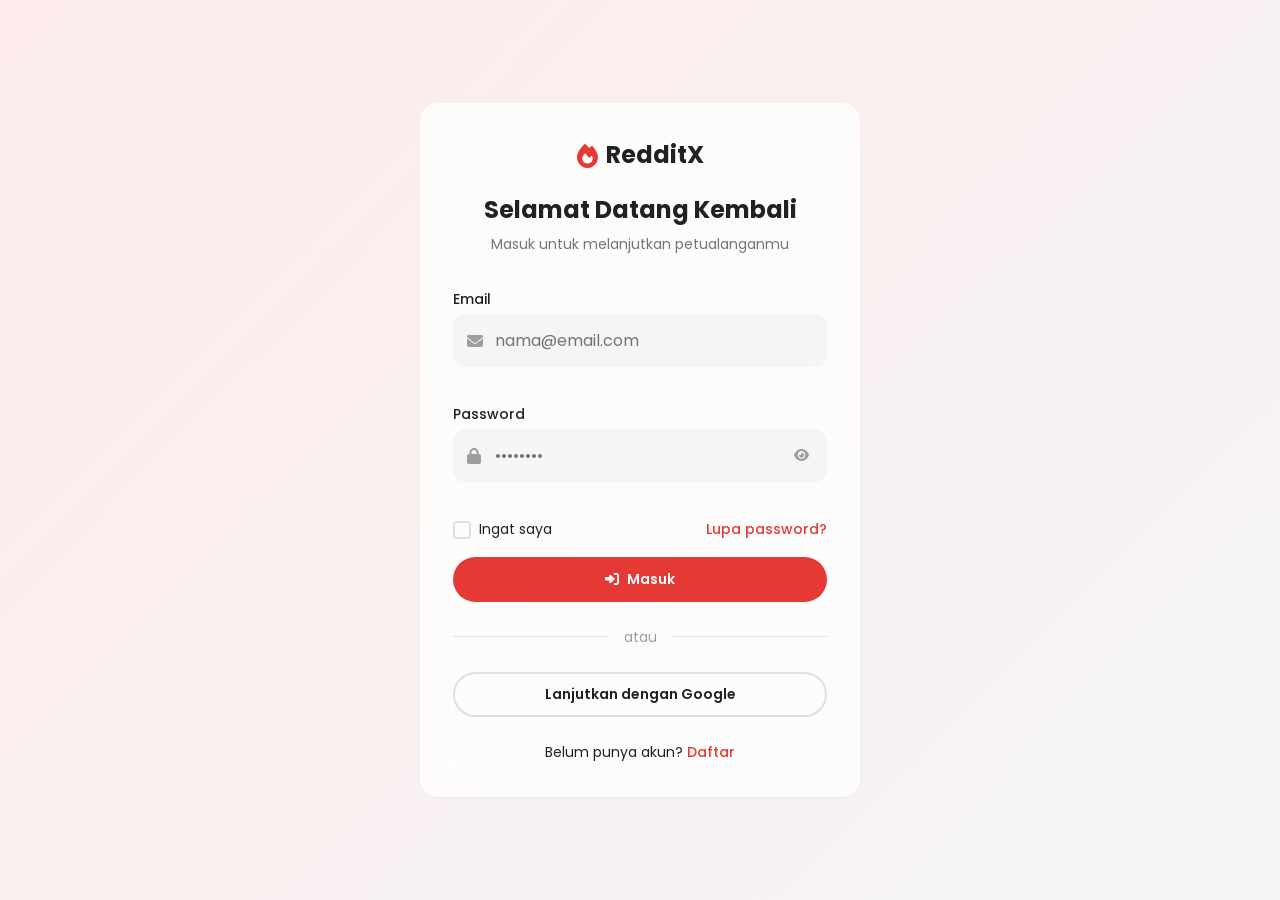
<file: project/login.html>
<!DOCTYPE html>
<html lang="id" data-theme="light">
<head>
    <meta charset="UTF-8">
    <meta name="viewport" content="width=device-width, initial-scale=1.0">
    <title>Masuk — RedditX</title>
    <link rel="preconnect" href="https://fonts.googleapis.com">
    <link href="https://fonts.googleapis.com/css2?family=Poppins:wght@400;500;600;700&display=swap" rel="stylesheet">
    <link rel="stylesheet" href="https://cdnjs.cloudflare.com/ajax/libs/font-awesome/6.4.0/css/all.min.css">
    <link rel="stylesheet" href="css/style.css">
    <link rel="stylesheet" href="css/components.css">
    <link rel="stylesheet" href="css/animation.css">
    <link rel="stylesheet" href="css/darkmode.css">
    <link rel="stylesheet" href="css/responsive.css">
</head>
<body class="auth-page">
    <div class="auth-container">
        <div class="auth-card card glass">
            <div class="auth-header">
                <a href="index.html" class="logo">
                    <i class="fas fa-fire text-primary"></i>
                    <span>RedditX</span>
                </a>
                <h1>Selamat Datang Kembali</h1>
                <p>Masuk untuk melanjutkan petualanganmu</p>
            </div>
            
            <form id="login-form" novalidate>
                <div class="form-group">
                    <label for="login-email">Email</label>
                    <div class="input-wrapper">
                        <i class="fas fa-envelope input-icon"></i>
                        <input type="email" id="login-email" placeholder="nama@email.com" required>
                    </div>
                    <span class="error-msg" id="email-error"></span>
                </div>
                
                <div class="form-group">
                    <label for="login-password">Password</label>
                    <div class="input-wrapper">
                        <i class="fas fa-lock input-icon"></i>
                        <input type="password" id="login-password" placeholder="••••••••" required>
                        <button type="button" class="toggle-password" aria-label="Tampilkan password">
                            <i class="fas fa-eye"></i>
                        </button>
                    </div>
                    <span class="error-msg" id="password-error"></span>
                </div>
                
                <div class="form-row">
                    <label class="checkbox-wrapper">
                        <input type="checkbox" id="remember-me">
                        <span class="checkmark"></span>
                        Ingat saya
                    </label>
                    <a href="#" class="link" id="forgot-link">Lupa password?</a>
                </div>
                
                <button type="submit" class="btn btn-primary btn-block ripple">
                    <i class="fas fa-sign-in-alt"></i> Masuk
                </button>
            </form>
            
            <div class="auth-divider"><span>atau</span></div>
            
            <button class="btn btn-outline btn-block ripple">
                <i class="fab fa-google"></i> Lanjutkan dengan Google
            </button>
            
            <p class="auth-footer">
                Belum punya akun? <a href="signup.html" class="link text-primary">Daftar</a>
            </p>
        </div>
    </div>
    
    <div id="toast-root" class="toast-container"></div>
    
    <script src="js/storage.js"></script>
    <script src="js/ui.js"></script>
    <script src="js/auth.js"></script>
    <script src="js/darkmode.js"></script>
    <script src="js/app.js"></script>
</body>
</html>
</file>
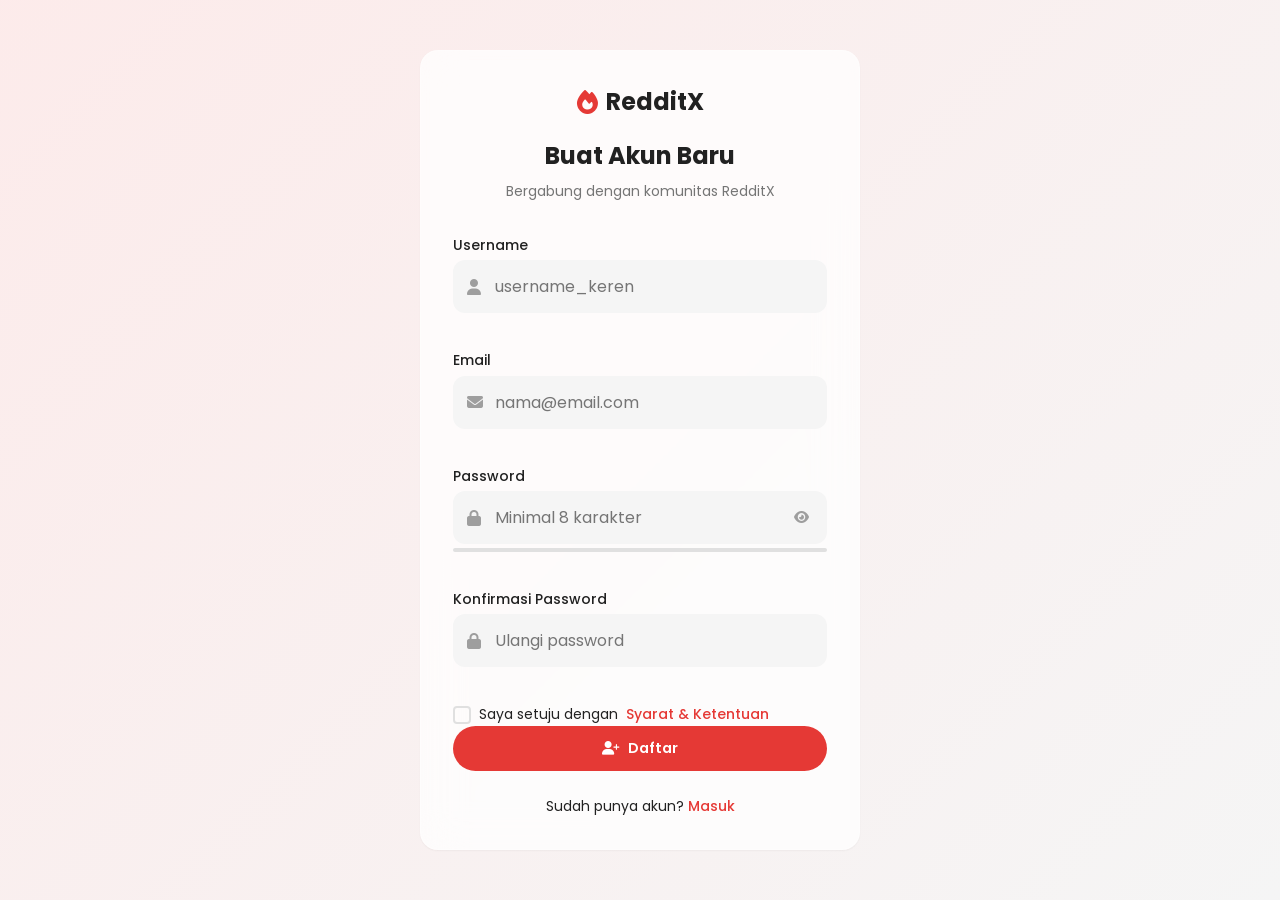
<file: project/signup.html>
<!DOCTYPE html>
<html lang="id" data-theme="light">
<head>
    <meta charset="UTF-8">
    <meta name="viewport" content="width=device-width, initial-scale=1.0">
    <title>Daftar — RedditX</title>
    <link rel="preconnect" href="https://fonts.googleapis.com">
    <link href="https://fonts.googleapis.com/css2?family=Poppins:wght@400;500;600;700&display=swap" rel="stylesheet">
    <link rel="stylesheet" href="https://cdnjs.cloudflare.com/ajax/libs/font-awesome/6.4.0/css/all.min.css">
    <link rel="stylesheet" href="css/style.css">
    <link rel="stylesheet" href="css/components.css">
    <link rel="stylesheet" href="css/animation.css">
    <link rel="stylesheet" href="css/darkmode.css">
    <link rel="stylesheet" href="css/responsive.css">
</head>
<body class="auth-page">
    <div class="auth-container">
        <div class="auth-card card glass">
            <div class="auth-header">
                <a href="index.html" class="logo">
                    <i class="fas fa-fire text-primary"></i>
                    <span>RedditX</span>
                </a>
                <h1>Buat Akun Baru</h1>
                <p>Bergabung dengan komunitas RedditX</p>
            </div>
            
            <form id="signup-form" novalidate>
                <div class="form-group">
                    <label for="signup-username">Username</label>
                    <div class="input-wrapper">
                        <i class="fas fa-user input-icon"></i>
                        <input type="text" id="signup-username" placeholder="username_keren" required minlength="3">
                    </div>
                    <span class="error-msg" id="username-error"></span>
                </div>
                
                <div class="form-group">
                    <label for="signup-email">Email</label>
                    <div class="input-wrapper">
                        <i class="fas fa-envelope input-icon"></i>
                        <input type="email" id="signup-email" placeholder="nama@email.com" required>
                    </div>
                    <span class="error-msg" id="email-error"></span>
                </div>
                
                <div class="form-group">
                    <label for="signup-password">Password</label>
                    <div class="input-wrapper">
                        <i class="fas fa-lock input-icon"></i>
                        <input type="password" id="signup-password" placeholder="Minimal 8 karakter" required minlength="8">
                        <button type="button" class="toggle-password" aria-label="Tampilkan password">
                            <i class="fas fa-eye"></i>
                        </button>
                    </div>
                    <div class="password-strength" id="password-strength">
                        <div class="strength-bar"></div>
                    </div>
                    <span class="error-msg" id="password-error"></span>
                </div>
                
                <div class="form-group">
                    <label for="signup-confirm">Konfirmasi Password</label>
                    <div class="input-wrapper">
                        <i class="fas fa-lock input-icon"></i>
                        <input type="password" id="signup-confirm" placeholder="Ulangi password" required>
                    </div>
                    <span class="error-msg" id="confirm-error"></span>
                </div>
                
                <label class="checkbox-wrapper">
                    <input type="checkbox" id="agree-terms" required>
                    <span class="checkmark"></span>
                    Saya setuju dengan <a href="#" class="link text-primary">Syarat & Ketentuan</a>
                </label>
                
                <button type="submit" class="btn btn-primary btn-block ripple">
                    <i class="fas fa-user-plus"></i> Daftar
                </button>
            </form>
            
            <p class="auth-footer">
                Sudah punya akun? <a href="login.html" class="link text-primary">Masuk</a>
            </p>
        </div>
    </div>
    
    <div id="toast-root" class="toast-container"></div>
    
    <script src="js/storage.js"></script>
    <script src="js/ui.js"></script>
    <script src="js/auth.js"></script>
    <script src="js/darkmode.js"></script>
    <script src="js/app.js"></script>
</body>
</html>
</file>
<file: project/css/style.css>
/* ============================================
   RedditX — Core Styles
   ============================================ */

/* === CSS Variables (Design Tokens) === */
:root {
    /* Warna Utama */
    --color-primary: #E53935;
    --color-primary-hover: #C62828;
    --color-primary-light: rgba(229, 57, 53, 0.1);
    --color-primary-dark: #B71C1C;
    
    /* Warna Netral */
    --color-white: #FFFFFF;
    --color-bg: #F5F5F5;
    --color-surface: #FFFFFF;
    --color-border: #E0E0E0;
    --color-text: #212121;
    --color-text-secondary: #757575;
    --color-text-muted: #9E9E9E;
    
    /* Warna Status */
    --color-success: #43A047;
    --color-warning: #FB8C00;
    --color-danger: #E53935;
    --color-info: #1E88E5;
    
    /* Tipografi */
    --font-primary: 'Poppins', -apple-system, BlinkMacSystemFont, sans-serif;
    --font-secondary: 'Inter', -apple-system, BlinkMacSystemFont, sans-serif;
    
    --fs-xs: 0.75rem;    /* 12px */
    --fs-sm: 0.875rem;   /* 14px */
    --fs-base: 1rem;     /* 16px */
    --fs-md: 1.125rem;   /* 18px */
    --fs-lg: 1.5rem;     /* 24px */
    --fs-xl: 2rem;       /* 32px */
    --fs-2xl: 2.5rem;    /* 40px */
    
    /* Spacing */
    --space-xs: 0.25rem;
    --space-sm: 0.5rem;
    --space-md: 1rem;
    --space-lg: 1.5rem;
    --space-xl: 2rem;
    --space-2xl: 3rem;
    
    /* Border Radius */
    --radius-sm: 8px;
    --radius-md: 12px;
    --radius-lg: 18px;
    --radius-full: 9999px;
    
    /* Shadow */
    --shadow-sm: 0 1px 2px rgba(0, 0, 0, 0.04);
    --shadow-md: 0 4px 12px rgba(0, 0, 0, 0.06);
    --shadow-lg: 0 8px 24px rgba(0, 0, 0, 0.08);
    --shadow-xl: 0 16px 48px rgba(0, 0, 0, 0.12);
    
    /* Layout */
    --header-height: 64px;
    --sidebar-width: 260px;
    --sidebar-right-width: 320px;
    --max-width: 1400px;
    
    /* Transisi */
    --transition-fast: 150ms ease;
    --transition-base: 250ms ease;
    --transition-slow: 400ms ease;
    
    /* Z-index */
    --z-dropdown: 100;
    --z-sticky: 200;
    --z-modal: 1000;
    --z-toast: 1100;
}

/* === Reset & Base === */
*, *::before, *::after {
    box-sizing: border-box;
    margin: 0;
    padding: 0;
}

html {
    scroll-behavior: smooth;
    -webkit-text-size-adjust: 100%;
}

body {
    font-family: var(--font-primary);
    font-size: var(--fs-base);
    line-height: 1.6;
    color: var(--color-text);
    background: var(--color-bg);
    min-height: 100vh;
    -webkit-font-smoothing: antialiased;
    -moz-osx-font-smoothing: grayscale;
}

img, video {
    max-width: 100%;
    display: block;
}

button {
    font-family: inherit;
    cursor: pointer;
    border: none;
    background: none;
    color: inherit;
}

input, textarea, select {
    font-family: inherit;
    font-size: inherit;
}

a {
    color: inherit;
    text-decoration: none;
}

ul, ol {
    list-style: none;
}

/* === Utility Classes === */
.text-primary { color: var(--color-primary); }
.text-secondary { color: var(--color-text-secondary); }
.text-muted { color: var(--color-text-muted); }
.text-success { color: var(--color-success); }
.text-danger { color: var(--color-danger); }

.hidden { display: none !important; }
.visually-hidden {
    position: absolute;
    width: 1px;
    height: 1px;
    overflow: hidden;
    clip: rect(0, 0, 0, 0);
}

/* === Layout === */
#app {
    min-height: 100vh;
    display: flex;
    flex-direction: column;
}

.layout {
    display: grid;
    grid-template-columns: var(--sidebar-width) 1fr var(--sidebar-right-width);
    gap: var(--space-lg);
    max-width: var(--max-width);
    margin: calc(var(--header-height) + var(--space-lg)) auto 0;
    padding: 0 var(--space-lg);
    width: 100%;
}

.main-content {
    min-width: 0;
    padding-bottom: var(--space-2xl);
}

/* === Header === */
.header {
    position: fixed;
    top: 0;
    left: 0;
    right: 0;
    height: var(--header-height);
    background: var(--color-surface);
    border-bottom: 1px solid var(--color-border);
    z-index: var(--z-sticky);
    display: flex;
    align-items: center;
    padding: 0 var(--space-lg);
    gap: var(--space-lg);
}

.header.glass {
    backdrop-filter: blur(20px);
    -webkit-backdrop-filter: blur(20px);
    background: rgba(255, 255, 255, 0.85);
}

.logo {
    display: flex;
    align-items: center;
    gap: var(--space-sm);
    font-weight: 700;
    font-size: var(--fs-md);
    color: var(--color-text);
}

.logo i {
    font-size: var(--fs-lg);
}

.header-search {
    flex: 1;
    max-width: 500px;
    position: relative;
}

.header-search input {
    width: 100%;
    height: 40px;
    padding: 0 var(--space-md) 0 40px;
    background: var(--color-bg);
    border: 1px solid transparent;
    border-radius: var(--radius-full);
    transition: all var(--transition-base);
}

.header-search input:focus {
    outline: none;
    border-color: var(--color-primary);
    background: var(--color-surface);
}

.header-search i {
    position: absolute;
    left: 14px;
    top: 50%;
    transform: translateY(-50%);
    color: var(--color-text-muted);
}

.header-actions {
    display: flex;
    align-items: center;
    gap: var(--space-sm);
}

.icon-btn {
    width: 40px;
    height: 40px;
    border-radius: var(--radius-full);
    display: flex;
    align-items: center;
    justify-content: center;
    color: var(--color-text);
    transition: all var(--transition-base);
    position: relative;
}

.icon-btn:hover {
    background: var(--color-bg);
    color: var(--color-primary);
}

.icon-btn .badge {
    position: absolute;
    top: 4px;
    right: 4px;
    min-width: 18px;
    height: 18px;
    padding: 0 4px;
    background: var(--color-primary);
    color: white;
    font-size: 10px;
    font-weight: 600;
    border-radius: var(--radius-full);
    display: flex;
    align-items: center;
    justify-content: center;
}

.header-avatar {
    width: 36px;
    height: 36px;
    border-radius: var(--radius-full);
    object-fit: cover;
    cursor: pointer;
    border: 2px solid transparent;
    transition: border-color var(--transition-base);
}

.header-avatar:hover {
    border-color: var(--color-primary);
}

/* === Sidebar === */
.sidebar {
    position: sticky;
    top: calc(var(--header-height) + var(--space-lg));
    height: fit-content;
    max-height: calc(100vh - var(--header-height) - var(--space-xl));
    overflow-y: auto;
}

.sidebar-left {
    padding: var(--space-md);
}

.sidebar-nav {
    display: flex;
    flex-direction: column;
    gap: var(--space-xs);
}

.sidebar-item {
    display: flex;
    align-items: center;
    gap: var(--space-md);
    padding: var(--space-sm) var(--space-md);
    border-radius: var(--radius-md);
    color: var(--color-text);
    font-weight: 500;
    transition: all var(--transition-base);
    cursor: pointer;
}

.sidebar-item:hover {
    background: var(--color-bg);
    color: var(--color-primary);
}

.sidebar-item.active {
    background: var(--color-primary-light);
    color: var(--color-primary);
    font-weight: 600;
}

.sidebar-item i {
    width: 24px;
    font-size: var(--fs-md);
}

.sidebar-divider {
    height: 1px;
    background: var(--color-border);
    margin: var(--space-md) 0;
}

/* === Sidebar Kanan (Widget) === */
.sidebar-right {
    display: flex;
    flex-direction: column;
    gap: var(--space-md);
}

.widget {
    background: var(--color-surface);
    border-radius: var(--radius-lg);
    padding: var(--space-md);
    box-shadow: var(--shadow-sm);
}

.widget-title {
    font-size: var(--fs-md);
    font-weight: 600;
    margin-bottom: var(--space-md);
    display: flex;
    align-items: center;
    justify-content: space-between;
}

.trending-item {
    padding: var(--space-sm) 0;
    cursor: pointer;
    transition: color var(--transition-base);
}

.trending-item:hover {
    color: var(--color-primary);
}

.trending-item .category {
    font-size: var(--fs-xs);
    color: var(--color-text-muted);
}

.trending-item .title {
    font-weight: 600;
    margin: 2px 0;
}

.trending-item .count {
    font-size: var(--fs-xs);
    color: var(--color-text-secondary);
}

.user-suggest {
    display: flex;
    align-items: center;
    gap: var(--space-sm);
    padding: var(--space-sm) 0;
}

.user-suggest img {
    width: 40px;
    height: 40px;
    border-radius: var(--radius-full);
    object-fit: cover;
}

.user-suggest-info {
    flex: 1;
    min-width: 0;
}

.user-suggest-info .name {
    font-weight: 600;
    font-size: var(--fs-sm);
    white-space: nowrap;
    overflow: hidden;
    text-overflow: ellipsis;
}

.user-suggest-info .handle {
    font-size: var(--fs-xs);
    color: var(--color-text-muted);
}

.btn-follow {
    padding: 6px 14px;
    background: var(--color-text);
    color: var(--color-white);
    border-radius: var(--radius-full);
    font-size: var(--fs-xs);
    font-weight: 600;
    transition: all var(--transition-base);
}

.btn-follow:hover {
    background: var(--color-primary);
}

.btn-follow.following {
    background: transparent;
    color: var(--color-text);
    border: 1px solid var(--color-border);
}

/* === Card === */
.card {
    background: var(--color-surface);
    border-radius: var(--radius-lg);
    box-shadow: var(--shadow-sm);
    padding: var(--space-md);
    transition: box-shadow var(--transition-base);
}

.card:hover {
    box-shadow: var(--shadow-md);
}

/* === Glass === */
.glass {
    backdrop-filter: blur(20px);
    -webkit-backdrop-filter: blur(20px);
    background: rgba(255, 255, 255, 0.75);
    border: 1px solid rgba(255, 255, 255, 0.3);
}

/* === Buttons === */
.btn {
    display: inline-flex;
    align-items: center;
    justify-content: center;
    gap: var(--space-sm);
    padding: 10px 20px;
    border-radius: var(--radius-full);
    font-weight: 600;
    font-size: var(--fs-sm);
    transition: all var(--transition-base);
    position: relative;
    overflow: hidden;
    cursor: pointer;
    border: 2px solid transparent;
}

.btn-primary {
    background: var(--color-primary);
    color: var(--color-white);
}

.btn-primary:hover {
    background: var(--color-primary-hover);
    transform: translateY(-1px);
    box-shadow: var(--shadow-md);
}

.btn-outline {
    background: transparent;
    color: var(--color-text);
    border-color: var(--color-border);
}

.btn-outline:hover {
    border-color: var(--color-primary);
    color: var(--color-primary);
}

.btn-ghost {
    background: transparent;
    color: var(--color-text-secondary);
}

.btn-ghost:hover {
    background: var(--color-bg);
    color: var(--color-primary);
}

.btn-lg {
    padding: 14px 28px;
    font-size: var(--fs-base);
}

.btn-block {
    width: 100%;
}

.btn-icon {
    width: 36px;
    height: 36px;
    border-radius: var(--radius-full);
    display: inline-flex;
    align-items: center;
    justify-content: center;
    transition: all var(--transition-base);
}

.btn-icon:hover {
    background: var(--color-bg);
    color: var(--color-primary);
}

/* === Hero Section === */
.hero {
    text-align: center;
    padding: var(--space-2xl) var(--space-md);
    margin-bottom: var(--space-lg);
    background: linear-gradient(135deg, var(--color-primary-light) 0%, transparent 100%);
    border-radius: var(--radius-lg);
}

.hero-title {
    font-size: var(--fs-2xl);
    font-weight: 700;
    margin-bottom: var(--space-md);
    line-height: 1.2;
}

.hero-subtitle {
    font-size: var(--fs-md);
    color: var(--color-text-secondary);
    margin-bottom: var(--space-xl);
    max-width: 600px;
    margin-left: auto;
    margin-right: auto;
}

.hero-actions {
    display: flex;
    gap: var(--space-md);
    justify-content: center;
    flex-wrap: wrap;
}

/* === Feed Tabs === */
.feed-tabs {
    display: flex;
    gap: var(--space-xs);
    background: var(--color-surface);
    padding: var(--space-sm);
    border-radius: var(--radius-lg);
    margin-bottom: var(--space-md);
    box-shadow: var(--shadow-sm);
    overflow-x: auto;
}

.tab-btn {
    flex: 1;
    padding: 10px 16px;
    border-radius: var(--radius-md);
    font-weight: 500;
    color: var(--color-text-secondary);
    transition: all var(--transition-base);
    white-space: nowrap;
    display: flex;
    align-items: center;
    justify-content: center;
    gap: var(--space-sm);
}

.tab-btn:hover {
    background: var(--color-bg);
    color: var(--color-text);
}

.tab-btn.active {
    background: var(--color-primary);
    color: var(--color-white);
}

/* === Post Card === */
.post-card {
    background: var(--color-surface);
    border-radius: var(--radius-lg);
    padding: var(--space-md);
    margin-bottom: var(--space-md);
    box-shadow: var(--shadow-sm);
    transition: all var(--transition-base);
}

.post-card:hover {
    box-shadow: var(--shadow-md);
}

.post-header {
    display: flex;
    align-items: center;
    gap: var(--space-sm);
    margin-bottom: var(--space-md);
}

.post-avatar {
    width: 40px;
    height: 40px;
    border-radius: var(--radius-full);
    object-fit: cover;
}

.post-author {
    flex: 1;
}

.post-author-name {
    font-weight: 600;
    font-size: var(--fs-sm);
    display: flex;
    align-items: center;
    gap: 4px;
}

.post-author-name .premium-icon {
    color: #FFB300;
    font-size: var(--fs-xs);
}

.post-meta {
    font-size: var(--fs-xs);
    color: var(--color-text-muted);
}

.post-menu {
    color: var(--color-text-muted);
}

.post-content {
    margin-bottom: var(--space-md);
    font-size: var(--fs-base);
    line-height: 1.6;
    word-wrap: break-word;
}

.post-content .hashtag {
    color: var(--color-primary);
    font-weight: 500;
    cursor: pointer;
}

.post-content .mention {
    color: var(--color-info);
    font-weight: 500;
    cursor: pointer;
}

.post-media {
    margin-bottom: var(--space-md);
    border-radius: var(--radius-md);
    overflow: hidden;
    background: var(--color-bg);
}

.post-media img {
    width: 100%;
    height: auto;
    display: block;
    cursor: zoom-in;
}

.post-media video {
    width: 100%;
    max-height: 600px;
    display: block;
    background: #000;
}

.post-media.multi-images {
    display: grid;
    grid-template-columns: repeat(2, 1fr);
    gap: 4px;
}

.post-media.multi-images img {
    aspect-ratio: 1;
    object-fit: cover;
}

.post-poll {
    margin-bottom: var(--space-md);
}

.poll-option {
    padding: 10px 14px;
    background: var(--color-bg);
    border-radius: var(--radius-md);
    margin-bottom: var(--space-sm);
    cursor: pointer;
    position: relative;
    overflow: hidden;
    transition: all var(--transition-base);
}

.poll-option:hover {
    background: var(--color-primary-light);
}

.poll-option.voted {
    background: var(--color-primary-light);
}

.poll-option .poll-bar {
    position: absolute;
    top: 0;
    left: 0;
    height: 100%;
    background: var(--color-primary-light);
    transition: width var(--transition-slow);
    z-index: 0;
}

.poll-option .poll-text {
    position: relative;
    z-index: 1;
    display: flex;
    justify-content: space-between;
    font-weight: 500;
}

/* === Post Actions === */
.post-actions {
    display: flex;
    align-items: center;
    gap: var(--space-xs);
    padding-top: var(--space-sm);
    border-top: 1px solid var(--color-border);
}

.vote-group {
    display: flex;
    align-items: center;
    background: var(--color-bg);
    border-radius: var(--radius-full);
    padding: 2px;
}

.vote-btn {
    width: 32px;
    height: 32px;
    border-radius: var(--radius-full);
    display: flex;
    align-items: center;
    justify-content: center;
    color: var(--color-text-secondary);
    transition: all var(--transition-base);
}

.vote-btn:hover {
    color: var(--color-primary);
}

.vote-btn.upvoted {
    color: var(--color-primary);
    background: var(--color-primary-light);
}

.vote-btn.downvoted {
    color: var(--color-info);
    background: rgba(30, 136, 229, 0.1);
}

.vote-count {
    font-weight: 600;
    font-size: var(--fs-sm);
    padding: 0 var(--space-sm);
    min-width: 30px;
    text-align: center;
}

.action-btn {
    display: flex;
    align-items: center;
    gap: 6px;
    padding: 6px 12px;
    border-radius: var(--radius-full);
    color: var(--color-text-secondary);
    font-size: var(--fs-sm);
    font-weight: 500;
    transition: all var(--transition-base);
}

.action-btn:hover {
    background: var(--color-bg);
    color: var(--color-primary);
}

.action-btn.active {
    color: var(--color-primary);
}

/* === Composer === */
.composer {
    margin-bottom: var(--space-md);
}

.composer-inner {
    display: flex;
    gap: var(--space-md);
}

.composer-avatar {
    width: 40px;
    height: 40px;
    border-radius: var(--radius-full);
    object-fit: cover;
    flex-shrink: 0;
}

.composer-input {
    flex: 1;
}

.composer-textarea {
    width: 100%;
    min-height: 80px;
    padding: var(--space-sm);
    border: none;
    background: transparent;
    resize: none;
    font-family: inherit;
    font-size: var(--fs-base);
    line-height: 1.5;
}

.composer-textarea:focus {
    outline: none;
}

.composer-preview {
    margin-top: var(--space-md);
    display: grid;
    gap: var(--space-sm);
}

.composer-preview img,
.composer-preview video {
    width: 100%;
    max-height: 400px;
    border-radius: var(--radius-md);
    object-fit: cover;
}

.composer-footer {
    display: flex;
    align-items: center;
    justify-content: space-between;
    padding-top: var(--space-md);
    border-top: 1px solid var(--color-border);
    margin-top: var(--space-md);
}

.composer-tools {
    display: flex;
    gap: var(--space-xs);
}

.tool-btn {
    width: 36px;
    height: 36px;
    border-radius: var(--radius-full);
    display: flex;
    align-items: center;
    justify-content: center;
    color: var(--color-primary);
    transition: all var(--transition-base);
}

.tool-btn:hover {
    background: var(--color-primary-light);
}

/* === Form === */
.form-group {
    margin-bottom: var(--space-md);
}

.form-group label {
    display: block;
    font-weight: 500;
    margin-bottom: var(--space-xs);
    font-size: var(--fs-sm);
}

.input-wrapper {
    position: relative;
}

.input-wrapper input,
.input-wrapper textarea {
    width: 100%;
    padding: 12px 14px 12px 40px;
    background: var(--color-bg);
    border: 2px solid transparent;
    border-radius: var(--radius-md);
    transition: all var(--transition-base);
    font-size: var(--fs-base);
}

.input-wrapper input:focus,
.input-wrapper textarea:focus {
    outline: none;
    border-color: var(--color-primary);
    background: var(--color-surface);
}

.input-icon {
    position: absolute;
    left: 14px;
    top: 50%;
    transform: translateY(-50%);
    color: var(--color-text-muted);
}

.toggle-password {
    position: absolute;
    right: 14px;
    top: 50%;
    transform: translateY(-50%);
    color: var(--color-text-muted);
    padding: 4px;
}

.error-msg {
    display: block;
    color: var(--color-danger);
    font-size: var(--fs-xs);
    margin-top: 4px;
    min-height: 16px;
}

.form-row {
    display: flex;
    align-items: center;
    justify-content: space-between;
    margin-bottom: var(--space-md);
}

.link {
    color: var(--color-primary);
    font-weight: 500;
    font-size: var(--fs-sm);
}

.link:hover {
    text-decoration: underline;
}

/* === Checkbox === */
.checkbox-wrapper {
    display: flex;
    align-items: center;
    gap: var(--space-sm);
    cursor: pointer;
    font-size: var(--fs-sm);
    user-select: none;
}

.checkbox-wrapper input {
    display: none;
}

.checkmark {
    width: 18px;
    height: 18px;
    border: 2px solid var(--color-border);
    border-radius: 4px;
    display: flex;
    align-items: center;
    justify-content: center;
    transition: all var(--transition-base);
}

.checkbox-wrapper input:checked + .checkmark {
    background: var(--color-primary);
    border-color: var(--color-primary);
}

.checkbox-wrapper input:checked + .checkmark::after {
    content: '✓';
    color: white;
    font-size: 12px;
    font-weight: bold;
}

/* === Auth Page === */
.auth-page {
    min-height: 100vh;
    display: flex;
    align-items: center;
    justify-content: center;
    padding: var(--space-md);
    background: linear-gradient(135deg, var(--color-primary-light) 0%, var(--color-bg) 100%);
}

.auth-container {
    width: 100%;
    max-width: 440px;
}

.auth-card {
    padding: var(--space-xl);
}

.auth-header {
    text-align: center;
    margin-bottom: var(--space-xl);
}

.auth-header .logo {
    justify-content: center;
    margin-bottom: var(--space-md);
    font-size: var(--fs-lg);
}

.auth-header h1 {
    font-size: var(--fs-lg);
    margin-bottom: var(--space-xs);
}

.auth-header p {
    color: var(--color-text-secondary);
    font-size: var(--fs-sm);
}

.auth-divider {
    display: flex;
    align-items: center;
    gap: var(--space-md);
    margin: var(--space-lg) 0;
    color: var(--color-text-muted);
    font-size: var(--fs-sm);
}

.auth-divider::before,
.auth-divider::after {
    content: '';
    flex: 1;
    height: 1px;
    background: var(--color-border);
}

.auth-footer {
    text-align: center;
    margin-top: var(--space-lg);
    font-size: var(--fs-sm);
}

/* === Password Strength === */
.password-strength {
    height: 4px;
    background: var(--color-border);
    border-radius: var(--radius-full);
    margin-top: var(--space-xs);
    overflow: hidden;
}

.strength-bar {
    height: 100%;
    width: 0;
    background: var(--color-danger);
    transition: all var(--transition-base);
}

.strength-bar.weak { width: 33%; background: var(--color-danger); }
.strength-bar.medium { width: 66%; background: var(--color-warning); }
.strength-bar.strong { width: 100%; background: var(--color-success); }

/* === Profile === */
.profile-container {
    background: var(--color-surface);
    border-radius: var(--radius-lg);
    overflow: hidden;
    box-shadow: var(--shadow-sm);
}

.profile-banner {
    height: 200px;
    background: linear-gradient(135deg, var(--color-primary) 0%, var(--color-primary-dark) 100%);
    position: relative;
    background-size: cover;
    background-position: center;
}

.edit-banner {
    position: absolute;
    top: var(--space-md);
    right: var(--space-md);
    background: rgba(0, 0, 0, 0.5);
    color: white;
}

.profile-header {
    padding: 0 var(--space-xl) var(--space-xl);
    position: relative;
}

.profile-avatar-wrapper {
    position: relative;
    width: 120px;
    height: 120px;
    margin-top: -60px;
    margin-bottom: var(--space-md);
}

.profile-avatar {
    width: 120px;
    height: 120px;
    border-radius: var(--radius-full);
    border: 4px solid var(--color-surface);
    object-fit: cover;
    background: var(--color-bg);
}

.edit-avatar {
    position: absolute;
    bottom: 4px;
    right: 4px;
    background: var(--color-primary);
    color: white;
}

.profile-name {
    font-size: var(--fs-xl);
    font-weight: 700;
    display: flex;
    align-items: center;
    gap: var(--space-sm);
}

.premium-badge {
    background: linear-gradient(135deg, #FFD700, #FFA000);
    color: white;
    padding: 4px 10px;
    border-radius: var(--radius-full);
    font-size: var(--fs-xs);
}

.profile-username {
    color: var(--color-text-secondary);
    margin-bottom: var(--space-sm);
}

.profile-bio {
    margin-bottom: var(--space-md);
    line-height: 1.5;
}

.profile-meta {
    display: flex;
    flex-wrap: wrap;
    gap: var(--space-md);
    color: var(--color-text-secondary);
    font-size: var(--fs-sm);
    margin-bottom: var(--space-md);
}

.profile-meta i {
    margin-right: 4px;
    color: var(--color-text-muted);
}

.profile-stats {
    display: flex;
    gap: var(--space-xl);
    margin-bottom: var(--space-md);
}

.stat {
    display: flex;
    flex-direction: column;
}

.stat.clickable {
    cursor: pointer;
}

.stat.clickable:hover strong {
    color: var(--color-primary);
}

.stat strong {
    font-size: var(--fs-lg);
    font-weight: 700;
}

.stat span {
    font-size: var(--fs-xs);
    color: var(--color-text-secondary);
}

.profile-actions {
    display: flex;
    gap: var(--space-sm);
    margin-top: var(--space-md);
}

.profile-tabs {
    display: flex;
    border-top: 1px solid var(--color-border);
    border-bottom: 1px solid var(--color-border);
}

.profile-tabs .tab-btn {
    flex: 1;
    padding: var(--space-md);
    border-radius: 0;
}

/* === Explore === */
.explore-header {
    margin-bottom: var(--space-xl);
}

.explore-header h1 {
    font-size: var(--fs-xl);
    margin-bottom: var(--space-md);
}

.search-bar-large {
    position: relative;
    max-width: 600px;
}

.search-bar-large input {
    width: 100%;
    padding: 14px 14px 14px 48px;
    background: var(--color-surface);
    border: 2px solid var(--color-border);
    border-radius: var(--radius-full);
    font-size: var(--fs-base);
    transition: all var(--transition-base);
}

.search-bar-large input:focus {
    outline: none;
    border-color: var(--color-primary);
}

.search-bar-large i {
    position: absolute;
    left: 18px;
    top: 50%;
    transform: translateY(-50%);
    color: var(--color-text-muted);
    font-size: var(--fs-md);
}

.explore-section {
    margin-bottom: var(--space-xl);
}

.explore-section h2 {
    font-size: var(--fs-lg);
    margin-bottom: var(--space-md);
}

.category-grid {
    display: grid;
    grid-template-columns: repeat(auto-fill, minmax(150px, 1fr));
    gap: var(--space-md);
}

.category-card {
    aspect-ratio: 1;
    border-radius: var(--radius-lg);
    background: linear-gradient(135deg, var(--color-primary) 0%, var(--color-primary-dark) 100%);
    color: white;
    display: flex;
    flex-direction: column;
    align-items: center;
    justify-content: center;
    gap: var(--space-sm);
    cursor: pointer;
    transition: transform var(--transition-base);
    font-weight: 600;
}

.category-card:hover {
    transform: translateY(-4px);
}

.category-card i {
    font-size: var(--fs-xl);
}

.hashtag-cloud {
    display: flex;
    flex-wrap: wrap;
    gap: var(--space-sm);
}

.hashtag-chip {
    padding: 8px 16px;
    background: var(--color-surface);
    border: 1px solid var(--color-border);
    border-radius: var(--radius-full);
    font-size: var(--fs-sm);
    font-weight: 500;
    cursor: pointer;
    transition: all var(--transition-base);
}

.hashtag-chip:hover {
    background: var(--color-primary);
    color: white;
    border-color: var(--color-primary);
}

/* === Premium === */
.premium-page {
    text-align: center;
}

.premium-hero {
    padding: var(--space-2xl) var(--space-md);
    background: linear-gradient(135deg, #FFD700 0%, #FFA000 100%);
    color: white;
    border-radius: var(--radius-lg);
    margin-bottom: var(--space-xl);
}

.premium-crown {
    font-size: 4rem;
    margin-bottom: var(--space-md);
    animation: float 3s ease-in-out infinite;
}

@keyframes float {
    0%, 100% { transform: translateY(0); }
    50% { transform: translateY(-10px); }
}

.premium-hero h1 {
    font-size: var(--fs-2xl);
    margin-bottom: var(--space-sm);
}

.premium-tagline {
    font-size: var(--fs-md);
    opacity: 0.95;
}

.premium-features, .premium-plans, .premium-faq {
    margin-bottom: var(--space-2xl);
    text-align: left;
}

.premium-features h2, .premium-plans h2, .premium-faq h2 {
    text-align: center;
    font-size: var(--fs-xl);
    margin-bottom: var(--space-lg);
}

.features-grid {
    display: grid;
    grid-template-columns: repeat(auto-fill, minmax(250px, 1fr));
    gap: var(--space-md);
}

.feature-card {
    padding: var(--space-lg);
    background: var(--color-surface);
    border-radius: var(--radius-lg);
    box-shadow: var(--shadow-sm);
    text-align: center;
    transition: transform var(--transition-base);
}

.feature-card:hover {
    transform: translateY(-4px);
    box-shadow: var(--shadow-md);
}

.feature-card i {
    font-size: var(--fs-xl);
    color: var(--color-primary);
    margin-bottom: var(--space-md);
}

.feature-card h3 {
    font-size: var(--fs-md);
    margin-bottom: var(--space-sm);
}

.feature-card p {
    color: var(--color-text-secondary);
    font-size: var(--fs-sm);
}

.plans-grid {
    display: grid;
    grid-template-columns: repeat(auto-fit, minmax(280px, 1fr));
    gap: var(--space-lg);
    max-width: 1000px;
    margin: 0 auto;
}

.plan-card {
    padding: var(--space-xl);
    background: var(--color-surface);
    border-radius: var(--radius-lg);
    box-shadow: var(--shadow-md);
    text-align: center;
    position: relative;
    transition: transform var(--transition-base);
}

.plan-card:hover {
    transform: translateY(-8px);
}

.plan-card.featured {
    border: 2px solid var(--color-primary);
}

.plan-card.featured::before {
    content: 'PALING POPULER';
    position: absolute;
    top: -12px;
    left: 50%;
    transform: translateX(-50%);
    background: var(--color-primary);
    color: white;
    padding: 4px 16px;
    border-radius: var(--radius-full);
    font-size: var(--fs-xs);
    font-weight: 700;
}

.plan-name {
    font-size: var(--fs-md);
    color: var(--color-text-secondary);
    margin-bottom: var(--space-sm);
}

.plan-price {
    font-size: var(--fs-2xl);
    font-weight: 700;
    margin-bottom: var(--space-md);
}

.plan-price small {
    font-size: var(--fs-sm);
    color: var(--color-text-muted);
    font-weight: 400;
}

.plan-features {
    text-align: left;
    margin: var(--space-lg) 0;
}

.plan-features li {
    padding: var(--space-sm) 0;
    display: flex;
    align-items: center;
    gap: var(--space-sm);
    font-size: var(--fs-sm);
}

.plan-features li i {
    color: var(--color-success);
}

/* === Notification === */
.page-header {
    display: flex;
    align-items: center;
    justify-content: space-between;
    margin-bottom: var(--space-lg);
}

.page-header h1 {
    font-size: var(--fs-xl);
    display: flex;
    align-items: center;
    gap: var(--space-sm);
}

.notification-tabs {
    display: flex;
    gap: var(--space-xs);
    background: var(--color-surface);
    padding: var(--space-sm);
    border-radius: var(--radius-lg);
    margin-bottom: var(--space-md);
    box-shadow: var(--shadow-sm);
    overflow-x: auto;
}

.notification-list {
    background: var(--color-surface);
    border-radius: var(--radius-lg);
    box-shadow: var(--shadow-sm);
    overflow: hidden;
}

.notification-item {
    display: flex;
    align-items: flex-start;
    gap: var(--space-md);
    padding: var(--space-md);
    border-bottom: 1px solid var(--color-border);
    transition: background var(--transition-base);
    cursor: pointer;
}

.notification-item:hover {
    background: var(--color-bg);
}

.notification-item.unread {
    background: var(--color-primary-light);
}

.notification-item:last-child {
    border-bottom: none;
}

.notification-icon {
    width: 40px;
    height: 40px;
    border-radius: var(--radius-full);
    display: flex;
    align-items: center;
    justify-content: center;
    color: white;
    flex-shrink: 0;
}

.notification-icon.like { background: var(--color-danger); }
.notification-icon.comment { background: var(--color-info); }
.notification-icon.follow { background: var(--color-primary); }
.notification-icon.mention { background: var(--color-warning); }

.notification-content {
    flex: 1;
    min-width: 0;
}

.notification-content p {
    margin-bottom: 4px;
}

.notification-content .time {
    font-size: var(--fs-xs);
    color: var(--color-text-muted);
}

/* === Message === */
.message-page {
    padding: 0 !important;
}

.message-container {
    display: grid;
    grid-template-columns: 320px 1fr;
    height: calc(100vh - var(--header-height) - var(--space-xl));
    background: var(--color-surface);
    border-radius: var(--radius-lg);
    overflow: hidden;
    box-shadow: var(--shadow-sm);
}

.chat-list {
    border-right: 1px solid var(--color-border);
    display: flex;
    flex-direction: column;
}

.chat-list-header {
    padding: var(--space-md);
    border-bottom: 1px solid var(--color-border);
    display: flex;
    align-items: center;
    justify-content: space-between;
}

.chat-list-header h2 {
    font-size: var(--fs-lg);
}

.chat-search {
    padding: var(--space-md);
    position: relative;
}

.chat-search input {
    width: 100%;
    padding: 10px 10px 10px 36px;
    background: var(--color-bg);
    border: none;
    border-radius: var(--radius-full);
}

.chat-search i {
    position: absolute;
    left: 24px;
    top: 50%;
    transform: translateY(-50%);
    color: var(--color-text-muted);
}

.chat-items {
    flex: 1;
    overflow-y: auto;
}

.chat-item {
    display: flex;
    align-items: center;
    gap: var(--space-sm);
    padding: var(--space-md);
    cursor: pointer;
    transition: background var(--transition-base);
    border-bottom: 1px solid var(--color-border);
}

.chat-item:hover, .chat-item.active {
    background: var(--color-bg);
}

.chat-item img {
    width: 48px;
    height: 48px;
    border-radius: var(--radius-full);
    object-fit: cover;
}

.chat-item-info {
    flex: 1;
    min-width: 0;
}

.chat-item-info .name {
    font-weight: 600;
    font-size: var(--fs-sm);
    margin-bottom: 2px;
}

.chat-item-info .last-msg {
    font-size: var(--fs-xs);
    color: var(--color-text-muted);
    white-space: nowrap;
    overflow: hidden;
    text-overflow: ellipsis;
}

.chat-area {
    display: flex;
    flex-direction: column;
}

.chat-empty {
    flex: 1;
    display: flex;
    flex-direction: column;
    align-items: center;
    justify-content: center;
    color: var(--color-text-muted);
    gap: var(--space-md);
}

.chat-empty i {
    font-size: 4rem;
    opacity: 0.3;
}

/* === Settings === */
.settings-grid {
    display: grid;
    grid-template-columns: 240px 1fr;
    gap: var(--space-lg);
    background: var(--color-surface);
    border-radius: var(--radius-lg);
    padding: var(--space-md);
    box-shadow: var(--shadow-sm);
}

.settings-nav {
    display: flex;
    flex-direction: column;
    gap: var(--space-xs);
}

.settings-nav-item {
    display: flex;
    align-items: center;
    gap: var(--space-sm);
    padding: 10px 14px;
    border-radius: var(--radius-md);
    text-align: left;
    transition: all var(--transition-base);
    font-weight: 500;
}

.settings-nav-item:hover {
    background: var(--color-bg);
}

.settings-nav-item.active {
    background: var(--color-primary-light);
    color: var(--color-primary);
}

.settings-content {
    padding: var(--space-md);
}

/* === FAB === */
.fab {
    position: fixed;
    bottom: 24px;
    right: 24px;
    width: 56px;
    height: 56px;
    border-radius: var(--radius-full);
    background: var(--color-primary);
    color: white;
    font-size: var(--fs-lg);
    box-shadow: var(--shadow-lg);
    display: none;
    align-items: center;
    justify-content: center;
    z-index: var(--z-sticky);
    transition: all var(--transition-base);
}

.fab:hover {
    transform: scale(1.1);
    box-shadow: var(--shadow-xl);
}

/* === Toast === */
.toast-container {
    position: fixed;
    bottom: 24px;
    left: 50%;
    transform: translateX(-50%);
    z-index: var(--z-toast);
    display: flex;
    flex-direction: column;
    gap: var(--space-sm);
    pointer-events: none;
}

.toast {
    background: var(--color-text);
    color: var(--color-white);
    padding: 12px 20px;
    border-radius: var(--radius-md);
    box-shadow: var(--shadow-lg);
    display: flex;
    align-items: center;
    gap: var(--space-sm);
    min-width: 280px;
    max-width: 400px;
    animation: slideUp 0.3s ease;
    pointer-events: auto;
}

.toast.success { background: var(--color-success); }
.toast.error { background: var(--color-danger); }
.toast.warning { background: var(--color-warning); }
.toast.info { background: var(--color-info); }

@keyframes slideUp {
    from { opacity: 0; transform: translateY(20px); }
    to { opacity: 1; transform: translateY(0); }
}

/* === Modal === */
.modal-overlay {
    position: fixed;
    inset: 0;
    background: rgba(0, 0, 0, 0.5);
    backdrop-filter: blur(4px);
    display: flex;
    align-items: center;
    justify-content: center;
    z-index: var(--z-modal);
    animation: fadeIn 0.2s ease;
    padding: var(--space-md);
}

@keyframes fadeIn {
    from { opacity: 0; }
    to { opacity: 1; }
}

.modal {
    background: var(--color-surface);
    border-radius: var(--radius-lg);
    max-width: 500px;
    width: 100%;
    max-height: 90vh;
    overflow-y: auto;
    animation: scaleIn 0.2s ease;
}

@keyframes scaleIn {
    from { opacity: 0; transform: scale(0.9); }
    to { opacity: 1; transform: scale(1); }
}

.modal-header {
    padding: var(--space-md) var(--space-lg);
    border-bottom: 1px solid var(--color-border);
    display: flex;
    align-items: center;
    justify-content: space-between;
}

.modal-header h3 {
    font-size: var(--fs-md);
}

.modal-body {
    padding: var(--space-lg);
}

.modal-footer {
    padding: var(--space-md) var(--space-lg);
    border-top: 1px solid var(--color-border);
    display: flex;
    justify-content: flex-end;
    gap: var(--space-sm);
}

/* === Skeleton Loader === */
.skeleton {
    background: linear-gradient(90deg, var(--color-bg) 25%, #e8e8e8 50%, var(--color-bg) 75%);
    background-size: 200% 100%;
    animation: shimmer 1.5s infinite;
    border-radius: var(--radius-md);
}

@keyframes shimmer {
    0% { background-position: 200% 0; }
    100% { background-position: -200% 0; }
}

.skeleton-post {
    padding: var(--space-md);
    background: var(--color-surface);
    border-radius: var(--radius-lg);
    margin-bottom: var(--space-md);
}

.skeleton-line {
    height: 12px;
    margin-bottom: var(--space-sm);
}

.skeleton-line.short { width: 40%; }
.skeleton-line.medium { width: 70%; }
.skeleton-line.long { width: 100%; }

.skeleton-circle {
    width: 40px;
    height: 40px;
    border-radius: var(--radius-full);
}

.skeleton-image {
    height: 300px;
    margin-top: var(--space-md);
}

/* === Scrollbar === */
::-webkit-scrollbar {
    width: 8px;
    height: 8px;
}

::-webkit-scrollbar-track {
    background: transparent;
}

::-webkit-scrollbar-thumb {
    background: var(--color-border);
    border-radius: var(--radius-full);
}

::-webkit-scrollbar-thumb:hover {
    background: var(--color-text-muted);
}

/* === Selection === */
::selection {
    background: var(--color-primary);
    color: white;
}
</file>
<file: project/css/components.css>
/* ============================================
   Komponen Tambahan
   ============================================ */

/* === Ad Placeholder === */
.ad-placeholder {
    background: var(--color-surface);
    border: 1px dashed var(--color-border);
    border-radius: var(--radius-lg);
    padding: var(--space-md);
    text-align: center;
    color: var(--color-text-muted);
    font-size: var(--fs-xs);
    margin-bottom: var(--space-md);
}

.ad-placeholder::before {
    content: 'IKLAN';
    display: block;
    font-weight: 600;
    margin-bottom: var(--space-xs);
    color: var(--color-text-secondary);
}

/* === NSFW/Spoiler Label === */
.label-nsfw, .label-spoiler {
    display: inline-block;
    padding: 2px 8px;
    border-radius: var(--radius-sm);
    font-size: var(--fs-xs);
    font-weight: 600;
    margin-right: 4px;
}

.label-nsfw {
    background: var(--color-danger);
    color: white;
}

.label-spoiler {
    background: var(--color-text);
    color: white;
}

.spoiler-content {
    filter: blur(10px);
    transition: filter var(--transition-base);
    cursor: pointer;
}

.spoiler-content.revealed {
    filter: none;
}

/* === Dropdown Menu === */
.dropdown {
    position: relative;
}

.dropdown-menu {
    position: absolute;
    top: calc(100% + 8px);
    right: 0;
    background: var(--color-surface);
    border-radius: var(--radius-md);
    box-shadow: var(--shadow-lg);
    min-width: 200px;
    padding: var(--space-xs);
    opacity: 0;
    visibility: hidden;
    transform: translateY(-10px);
    transition: all var(--transition-base);
    z-index: var(--z-dropdown);
}

.dropdown.open .dropdown-menu {
    opacity: 1;
    visibility: visible;
    transform: translateY(0);
}

.dropdown-item {
    display: flex;
    align-items: center;
    gap: var(--space-sm);
    padding: 10px 14px;
    border-radius: var(--radius-sm);
    cursor: pointer;
    transition: background var(--transition-base);
    font-size: var(--fs-sm);
}

.dropdown-item:hover {
    background: var(--color-bg);
}

.dropdown-item.danger {
    color: var(--color-danger);
}

.dropdown-divider {
    height: 1px;
    background: var(--color-border);
    margin: var(--space-xs) 0;
}

/* === Empty State === */
.empty-state {
    text-align: center;
    padding: var(--space-2xl) var(--space-md);
    color: var(--color-text-muted);
}

.empty-state i {
    font-size: 4rem;
    margin-bottom: var(--space-md);
    opacity: 0.3;
}

.empty-state h3 {
    color: var(--color-text);
    margin-bottom: var(--space-sm);
}

/* === Comment === */
.comment {
    padding: var(--space-sm) 0;
    display: flex;
    gap: var(--space-sm);
}

.comment-avatar {
    width: 32px;
    height: 32px;
    border-radius: var(--radius-full);
    object-fit: cover;
    flex-shrink: 0;
}

.comment-body {
    flex: 1;
    min-width: 0;
}

.comment-author {
    font-weight: 600;
    font-size: var(--fs-sm);
    margin-right: 4px;
}

.comment-time {
    color: var(--color-text-muted);
    font-size: var(--fs-xs);
}

.comment-text {
    margin: 4px 0;
    font-size: var(--fs-sm);
    line-height: 1.5;
}

.comment-actions {
    display: flex;
    gap: var(--space-md);
    font-size: var(--fs-xs);
    color: var(--color-text-muted);
}

.comment-action {
    cursor: pointer;
    font-weight: 500;
    transition: color var(--transition-base);
}

.comment-action:hover {
    color: var(--color-primary);
}

.comment-replies {
    margin-left: var(--space-lg);
    margin-top: var(--space-sm);
    border-left: 2px solid var(--color-border);
    padding-left: var(--space-md);
}

/* === Ad Popup === */
.ad-popup {
    position: fixed;
    inset: 0;
    background: rgba(0, 0, 0, 0.8);
    display: flex;
    align-items: center;
    justify-content: center;
    z-index: var(--z-modal);
    animation: fadeIn 0.3s ease;
}

.ad-popup-content {
    background: var(--color-surface);
    border-radius: var(--radius-lg);
    max-width: 600px;
    width: 90%;
    padding: var(--space-xl);
    text-align: center;
    position: relative;
}

.ad-popup-close {
    position: absolute;
    top: var(--space-md);
    right: var(--space-md);
    width: 36px;
    height: 36px;
    border-radius: var(--radius-full);
    background: var(--color-bg);
    display: flex;
    align-items: center;
    justify-content: center;
    opacity: 0.5;
    cursor: not-allowed;
    transition: all var(--transition-base);
}

.ad-popup-close.enabled {
    opacity: 1;
    cursor: pointer;
}

.ad-popup-close.enabled:hover {
    background: var(--color-primary);
    color: white;
}

.ad-popup-timer {
    position: absolute;
    top: var(--space-md);
    left: var(--space-md);
    font-size: var(--fs-sm);
    color: var(--color-text-muted);
}

.ad-popup-image {
    width: 100%;
    height: 300px;
    background: linear-gradient(135deg, var(--color-primary), var(--color-primary-dark));
    border-radius: var(--radius-md);
    margin-bottom: var(--space-md);
    display: flex;
    align-items: center;
    justify-content: center;
    color: white;
    font-size: var(--fs-xl);
}

/* === Video Player === */
.video-player {
    position: relative;
    background: #000;
    border-radius: var(--radius-md);
    overflow: hidden;
}

.video-player video {
    width: 100%;
    display: block;
}

.video-controls {
    position: absolute;
    bottom: 0;
    left: 0;
    right: 0;
    padding: var(--space-md);
    background: linear-gradient(to top, rgba(0,0,0,0.8), transparent);
    display: flex;
    align-items: center;
    gap: var(--space-sm);
    color: white;
    opacity: 0;
    transition: opacity var(--transition-base);
}

.video-player:hover .video-controls {
    opacity: 1;
}

.video-progress {
    flex: 1;
    height: 4px;
    background: rgba(255,255,255,0.3);
    border-radius: var(--radius-full);
    cursor: pointer;
    position: relative;
}

.video-progress-bar {
    height: 100%;
    background: var(--color-primary);
    border-radius: var(--radius-full);
    width: 0;
}

.video-duration {
    font-size: var(--fs-xs);
}

/* === Image Viewer === */
.image-viewer {
    position: fixed;
    inset: 0;
    background: rgba(0,0,0,0.95);
    display: flex;
    align-items: center;
    justify-content: center;
    z-index: var(--z-modal);
    animation: fadeIn 0.2s ease;
}

.image-viewer img {
    max-width: 90%;
    max-height: 90vh;
    object-fit: contain;
}

.image-viewer-close {
    position: absolute;
    top: var(--space-lg);
    right: var(--space-lg);
    width: 40px;
    height: 40px;
    border-radius: var(--radius-full);
    background: rgba(255,255,255,0.1);
    color: white;
    display: flex;
    align-items: center;
    justify-content: center;
    font-size: var(--fs-md);
}

/* === Loading Spinner === */
.spinner {
    width: 40px;
    height: 40px;
    border: 3px solid var(--color-border);
    border-top-color: var(--color-primary);
    border-radius: 50%;
    animation: spin 0.8s linear infinite;
}

@keyframes spin {
    to { transform: rotate(360deg); }
}

/* === Badge === */
.badge {
    display: inline-flex;
    align-items: center;
    padding: 2px 8px;
    border-radius: var(--radius-full);
    font-size: var(--fs-xs);
    font-weight: 600;
}

.badge-primary {
    background: var(--color-primary-light);
    color: var(--color-primary);
}

.badge-success {
    background: rgba(67, 160, 71, 0.1);
    color: var(--color-success);
}

/* === Toggle Switch === */
.toggle-switch {
    position: relative;
    width: 44px;
    height: 24px;
    background: var(--color-border);
    border-radius: var(--radius-full);
    cursor: pointer;
    transition: background var(--transition-base);
}

.toggle-switch.active {
    background: var(--color-primary);
}

.toggle-switch::after {
    content: '';
    position: absolute;
    top: 2px;
    left: 2px;
    width: 20px;
    height: 20px;
    background: white;
    border-radius: 50%;
    transition: transform var(--transition-base);
    box-shadow: var(--shadow-sm);
}

.toggle-switch.active::after {
    transform: translateX(20px);
}

/* === Settings Item === */
.settings-item {
    display: flex;
    align-items: center;
    justify-content: space-between;
    padding: var(--space-md) 0;
    border-bottom: 1px solid var(--color-border);
}

.settings-item:last-child {
    border-bottom: none;
}

.settings-item-info h4 {
    font-size: var(--fs-base);
    margin-bottom: 2px;
}

.settings-item-info p {
    font-size: var(--fs-sm);
    color: var(--color-text-secondary);
}

/* === FAQ === */
.faq-item {
    background: var(--color-surface);
    border-radius: var(--radius-md);
    margin-bottom: var(--space-sm);
    overflow: hidden;
    box-shadow: var(--shadow-sm);
}

.faq-question {
    padding: var(--space-md);
    display: flex;
    align-items: center;
    justify-content: space-between;
    cursor: pointer;
    font-weight: 600;
    transition: background var(--transition-base);
}

.faq-question:hover {
    background: var(--color-bg);
}

.faq-answer {
    padding: 0 var(--space-md);
    max-height: 0;
    overflow: hidden;
    transition: all var(--transition-base);
    color: var(--color-text-secondary);
}

.faq-item.open .faq-answer {
    padding: 0 var(--space-md) var(--space-md);
    max-height: 500px;
}

.faq-item.open .faq-question i {
    transform: rotate(180deg);
}
</file>
<file: project/css/animation.css>
/* ============================================
   Animasi
   ============================================ */

/* === Fade In === */
.fade-in {
    animation: fadeInUp 0.6s ease both;
}

.fade-in-delay {
    animation: fadeInUp 0.6s ease 0.2s both;
}

.fade-in-delay-2 {
    animation: fadeInUp 0.6s ease 0.4s both;
}

@keyframes fadeInUp {
    from {
        opacity: 0;
        transform: translateY(20px);
    }
    to {
        opacity: 1;
        transform: translateY(0);
    }
}

/* === Slide === */
.slide-in-left {
    animation: slideInLeft 0.4s ease both;
}

@keyframes slideInLeft {
    from {
        opacity: 0;
        transform: translateX(-30px);
    }
    to {
        opacity: 1;
        transform: translateX(0);
    }
}

.slide-in-right {
    animation: slideInRight 0.4s ease both;
}

@keyframes slideInRight {
    from {
        opacity: 0;
        transform: translateX(30px);
    }
    to {
        opacity: 1;
        transform: translateX(0);
    }
}

/* === Scale === */
.scale-in {
    animation: scaleIn 0.3s ease both;
}

/* === Ripple Effect === */
.ripple {
    position: relative;
    overflow: hidden;
}

.ripple-effect {
    position: absolute;
    border-radius: 50%;
    transform: scale(0);
    animation: rippleAnim 0.6s ease-out;
    background: rgba(255, 255, 255, 0.5);
    pointer-events: none;
}

@keyframes rippleAnim {
    to {
        transform: scale(4);
        opacity: 0;
    }
}

/* === Hover Lift === */
.hover-lift {
    transition: transform var(--transition-base), box-shadow var(--transition-base);
}

.hover-lift:hover {
    transform: translateY(-4px);
    box-shadow: var(--shadow-lg);
}

/* === Pulse === */
.pulse {
    animation: pulse 2s infinite;
}

@keyframes pulse {
    0%, 100% { transform: scale(1); }
    50% { transform: scale(1.05); }
}

/* === Bounce === */
.bounce {
    animation: bounce 0.6s ease;
}

@keyframes bounce {
    0%, 100% { transform: translateY(0); }
    50% { transform: translateY(-10px); }
}

/* === Shake === */
.shake {
    animation: shake 0.4s ease;
}

@keyframes shake {
    0%, 100% { transform: translateX(0); }
    25% { transform: translateX(-5px); }
    75% { transform: translateX(5px); }
}

/* === Stagger Animation === */
.stagger > * {
    opacity: 0;
    animation: fadeInUp 0.5s ease forwards;
}

.stagger > *:nth-child(1) { animation-delay: 0.05s; }
.stagger > *:nth-child(2) { animation-delay: 0.1s; }
.stagger > *:nth-child(3) { animation-delay: 0.15s; }
.stagger > *:nth-child(4) { animation-delay: 0.2s; }
.stagger > *:nth-child(5) { animation-delay: 0.25s; }
.stagger > *:nth-child(6) { animation-delay: 0.3s; }
.stagger > *:nth-child(7) { animation-delay: 0.35s; }
.stagger > *:nth-child(8) { animation-delay: 0.4s; }

/* === Intersection Observer Animation === */
.reveal {
    opacity: 0;
    transform: translateY(30px);
    transition: all 0.6s ease;
}

.reveal.visible {
    opacity: 1;
    transform: translateY(0);
}

/* === Loading Dots === */
.loading-dots {
    display: inline-flex;
    gap: 4px;
}

.loading-dots span {
    width: 6px;
    height: 6px;
    background: var(--color-text-muted);
    border-radius: 50%;
    animation: loadingDots 1.4s infinite;
}

.loading-dots span:nth-child(2) { animation-delay: 0.2s; }
.loading-dots span:nth-child(3) { animation-delay: 0.4s; }

@keyframes loadingDots {
    0%, 60%, 100% { transform: translateY(0); opacity: 0.3; }
    30% { transform: translateY(-6px); opacity: 1; }
}
</file>
<file: project/css/darkmode.css>
/* ============================================
   Dark Mode
   ============================================ */

[data-theme="dark"] {
    --color-bg: #121212;
    --color-surface: #1E1E1E;
    --color-border: #2C2C2C;
    --color-text: #F5F5F5;
    --color-text-secondary: #B0B0B0;
    --color-text-muted: #757575;
    --color-primary-light: rgba(229, 57, 53, 0.15);
}

[data-theme="dark"] body {
    color-scheme: dark;
}

[data-theme="dark"] .header.glass {
    background: rgba(30, 30, 30, 0.85);
    border-bottom-color: var(--color-border);
}

[data-theme="dark"] .glass {
    background: rgba(30, 30, 30, 0.75);
    border-color: rgba(255, 255, 255, 0.05);
}

[data-theme="dark"] .skeleton {
    background: linear-gradient(90deg, #2C2C2C 25%, #3A3A3A 50%, #2C2C2C 75%);
    background-size: 200% 100%;
}

[data-theme="dark"] img:not(.profile-avatar):not(.post-avatar):not(.header-avatar) {
    opacity: 0.9;
}

[data-theme="dark"] .auth-page {
    background: linear-gradient(135deg, rgba(229, 57, 53, 0.1) 0%, var(--color-bg) 100%);
}

[data-theme="dark"] ::-webkit-scrollbar-thumb {
    background: #3A3A3A;
}

[data-theme="dark"] ::-webkit-scrollbar-thumb:hover {
    background: #4A4A4A;
}
</file>
<file: project/css/responsive.css>
/* ============================================
   Responsive Design
   ============================================ */

/* Tablet Landscape */
@media (max-width: 1200px) {
    :root {
        --sidebar-right-width: 280px;
    }
}

/* Tablet Portrait */
@media (max-width: 1024px) {
    .layout {
        grid-template-columns: var(--sidebar-width) 1fr;
    }
    
    .sidebar-right {
        display: none;
    }
    
    .settings-grid {
        grid-template-columns: 1fr;
    }
    
    .message-container {
        grid-template-columns: 280px 1fr;
    }
}

/* Mobile Landscape / Small Tablet */
@media (max-width: 768px) {
    :root {
        --header-height: 56px;
        --fs-2xl: 2rem;
        --fs-xl: 1.5rem;
    }
    
    .layout {
        grid-template-columns: 1fr;
        padding: 0 var(--space-md);
    }
    
    .sidebar-left {
        display: none;
    }
    
    /* Mobile sidebar as drawer */
    .sidebar-left.mobile-open {
        display: block;
        position: fixed;
        top: var(--header-height);
        left: 0;
        bottom: 0;
        width: 280px;
        background: var(--color-surface);
        z-index: var(--z-sticky);
        box-shadow: var(--shadow-xl);
        animation: slideInLeft 0.3s ease;
    }
    
    .header {
        padding: 0 var(--space-md);
        gap: var(--space-sm);
    }
    
    .header-search {
        display: none;
    }
    
    .header-search.mobile-show {
        display: block;
        position: absolute;
        top: var(--header-height);
        left: 0;
        right: 0;
        padding: var(--space-md);
        background: var(--color-surface);
        max-width: 100%;
        border-bottom: 1px solid var(--color-border);
    }
    
    .menu-toggle {
        display: flex !important;
    }
    
    .hero-title {
        font-size: var(--fs-xl);
    }
    
    .hero-subtitle {
        font-size: var(--fs-base);
    }
    
    .fab {
        display: flex;
    }
    
    .profile-banner {
        height: 140px;
    }
    
    .profile-avatar-wrapper {
        width: 96px;
        height: 96px;
        margin-top: -48px;
    }
    
    .profile-avatar {
        width: 96px;
        height: 96px;
    }
    
    .profile-stats {
        gap: var(--space-md);
    }
    
    .stat strong {
        font-size: var(--fs-md);
    }
    
    .profile-header {
        padding: 0 var(--space-md) var(--space-md);
    }
    
    .message-container {
        grid-template-columns: 1fr;
        height: auto;
    }
    
    .chat-list {
        border-right: none;
        border-bottom: 1px solid var(--color-border);
    }
    
    .chat-area {
        min-height: 400px;
    }
    
    .plans-grid {
        grid-template-columns: 1fr;
    }
    
    .category-grid {
        grid-template-columns: repeat(auto-fill, minmax(120px, 1fr));
    }
    
    .premium-hero {
        padding: var(--space-xl) var(--space-md);
    }
    
    .premium-crown {
        font-size: 3rem;
    }
    
    .post-actions {
        flex-wrap: wrap;
    }
    
    .action-btn span {
        display: none;
    }
}

/* Mobile Portrait */
@media (max-width: 480px) {
    :root {
        --fs-2xl: 1.75rem;
        --fs-xl: 1.25rem;
        --fs-lg: 1.125rem;
    }
    
    .hero {
        padding: var(--space-xl) var(--space-sm);
    }
    
    .hero-actions {
        flex-direction: column;
    }
    
    .hero-actions .btn {
        width: 100%;
    }
    
    .auth-card {
        padding: var(--space-lg);
    }
    
    .feed-tabs {
        padding: var(--space-xs);
    }
    
    .tab-btn {
        padding: 8px 12px;
        font-size: var(--fs-xs);
    }
    
    .post-card {
        padding: var(--space-md) var(--space-sm);
    }
    
    .profile-name {
        font-size: var(--fs-lg);
    }
    
    .profile-stats {
        flex-wrap: wrap;
    }
    
    .notification-tabs {
        flex-wrap: nowrap;
    }
    
    .features-grid {
        grid-template-columns: 1fr;
    }
}

/* Very Small Devices */
@media (max-width: 360px) {
    .header-actions .icon-btn:not(:first-child):not(:last-child) {
        display: none;
    }
    
    .logo span {
        display: none;
    }
}

/* Large Desktop */
@media (min-width: 1600px) {
    :root {
        --sidebar-width: 280px;
        --sidebar-right-width: 360px;
    }
}

/* Print */
@media print {
    .header, .sidebar, .fab, .toast-container {
        display: none !important;
    }
    
    .layout {
        grid-template-columns: 1fr;
    }
    
    .main-content {
        margin: 0;
    }
}

/* Prefers Reduced Motion */
@media (prefers-reduced-motion: reduce) {
    *, *::before, *::after {
        animation-duration: 0.01ms !important;
        animation-iteration-count: 1 !important;
        transition-duration: 0.01ms !important;
    }
}

/* High Contrast Mode */
@media (prefers-contrast: high) {
    :root {
        --color-border: #000;
    }
}

/* Hover only for pointer devices */
@media (hover: none) {
    .hover-lift:hover {
        transform: none;
    }
}
</file>
